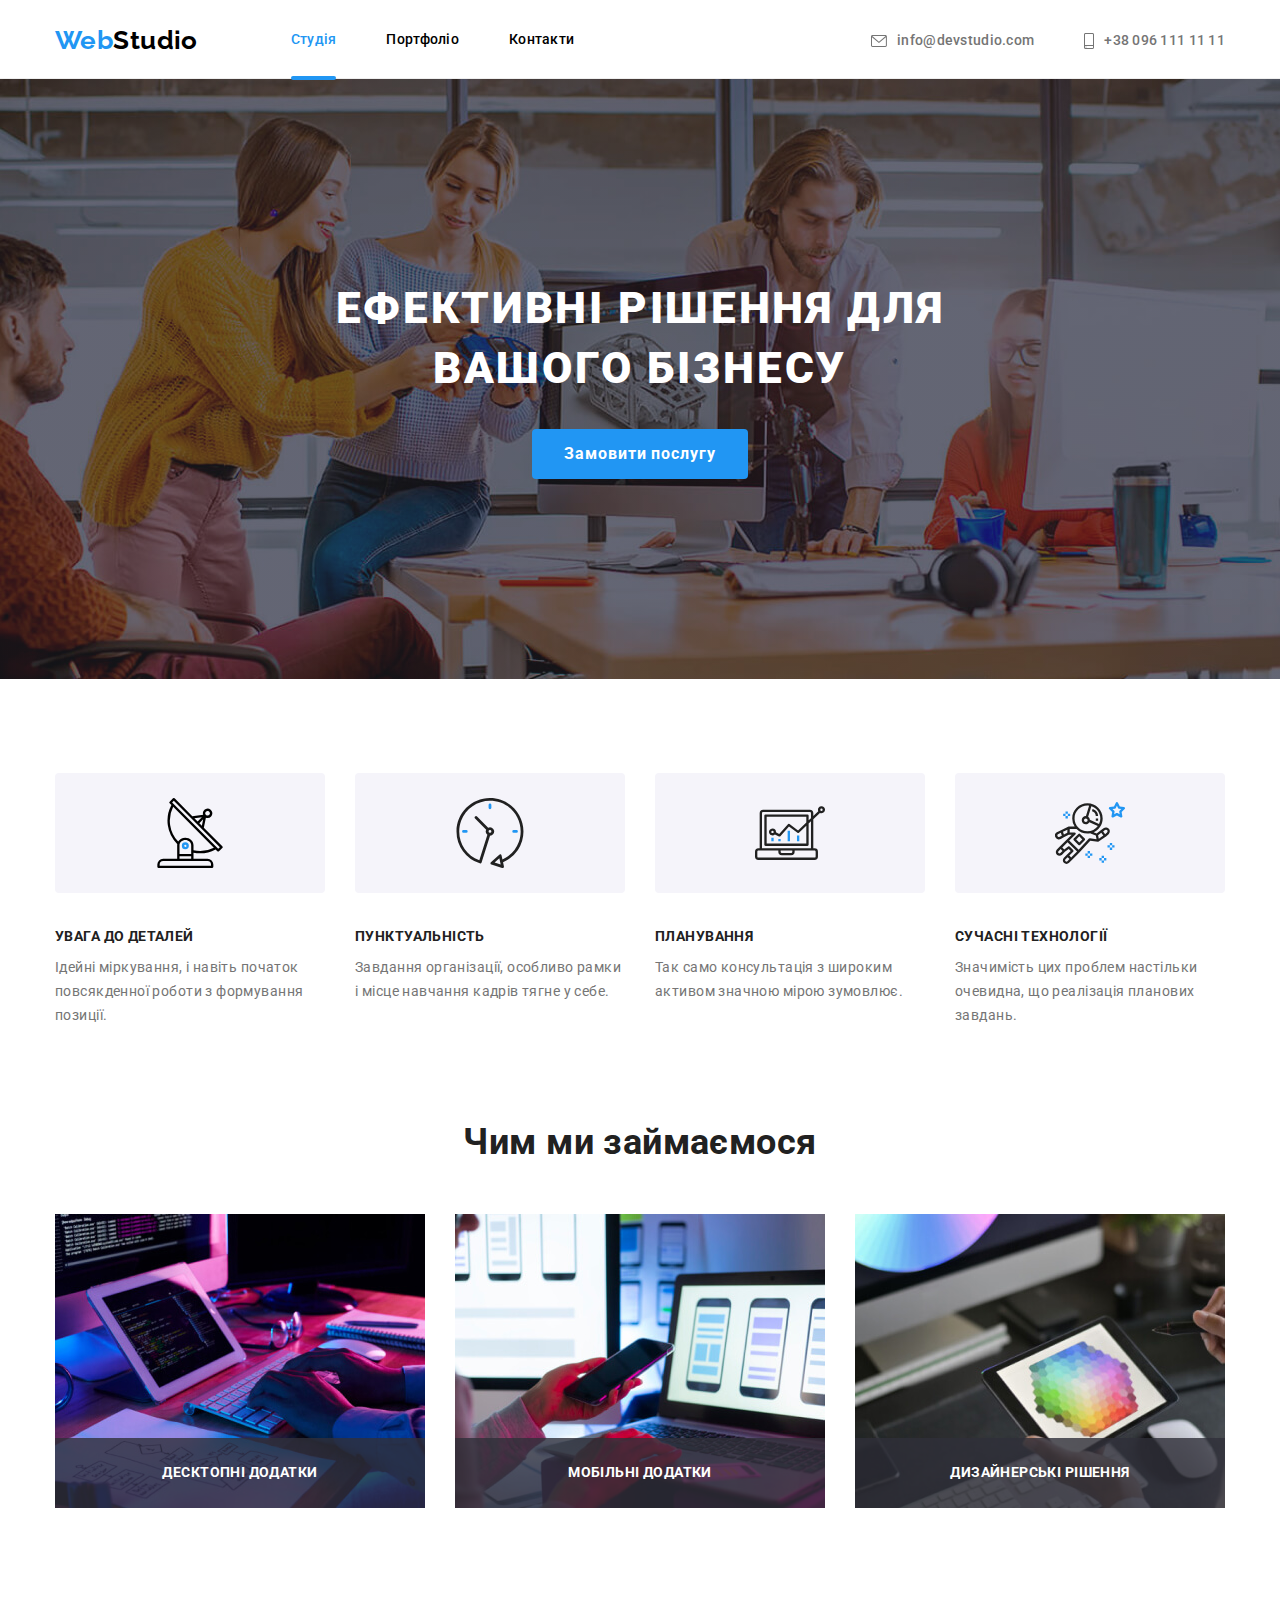
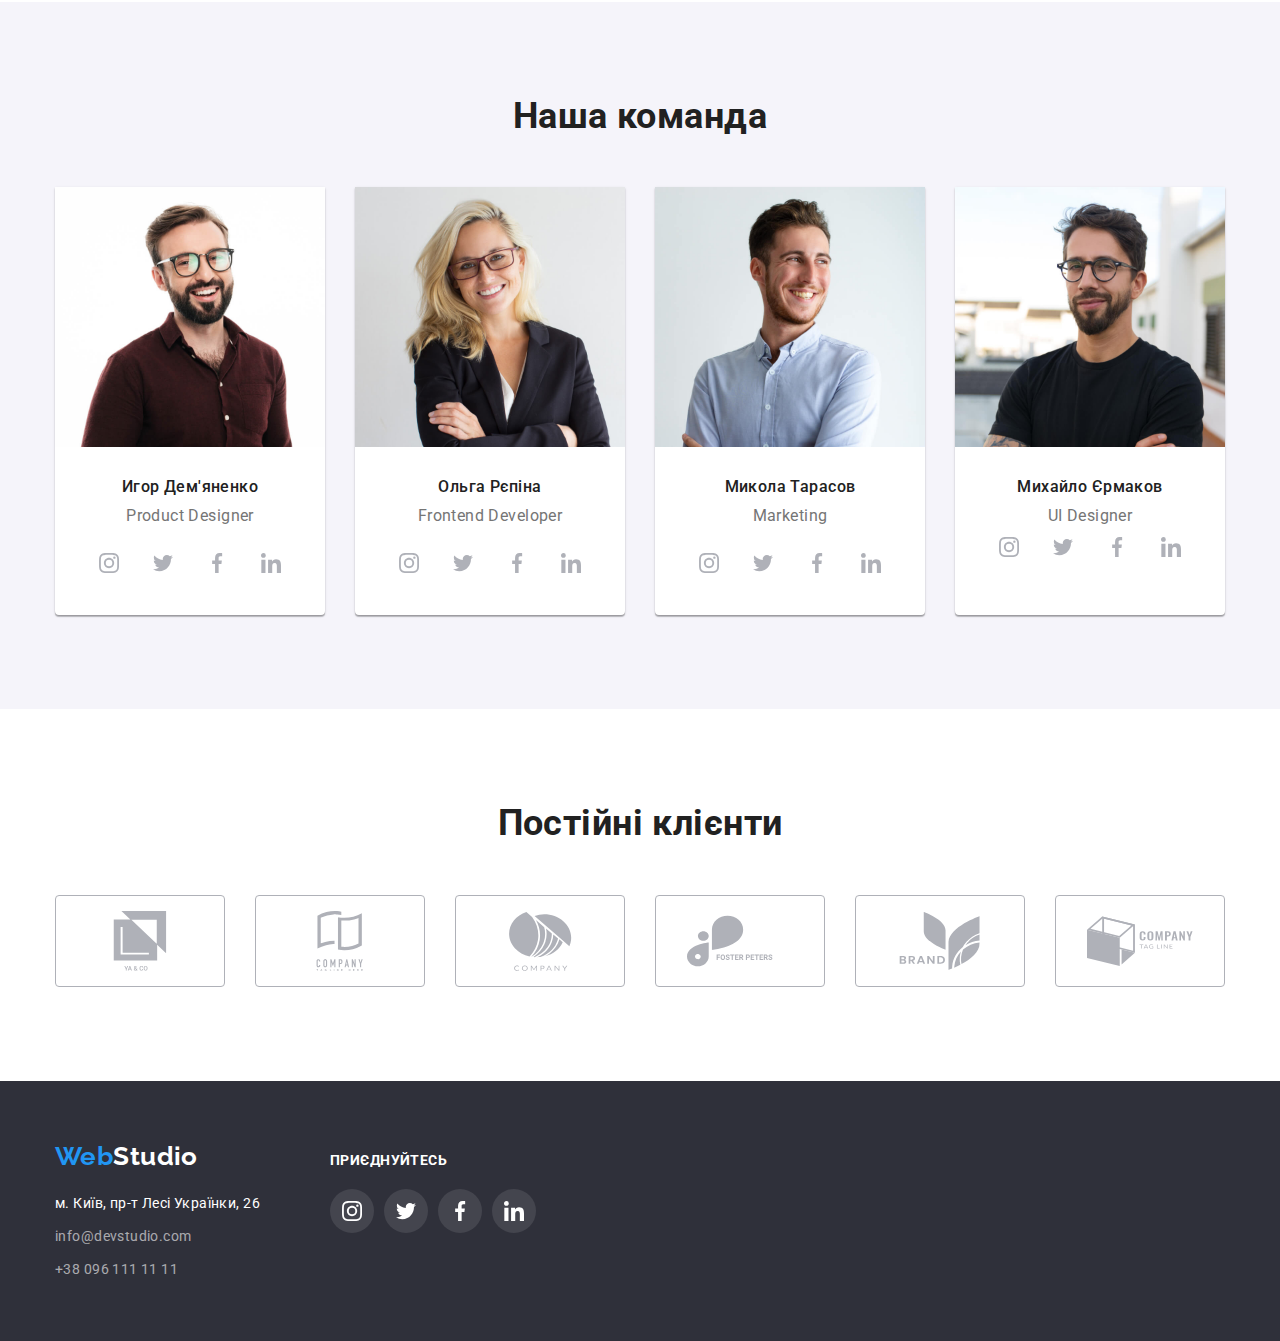
<file: index.html>
<!DOCTYPE html>
<html lang="uk">
  <head>
    <meta charset="UTF-8" />
    <meta http-equiv="X-UA-Compatible" content="IE=edge" />
    <meta name="viewport" content="width=device-width, initial-scale=1.0" />
    <title lang="en">Web Studio</title>
    <link
      href="https://fonts.googleapis.com/css2?family=Raleway:wght@700&family=Roboto:wght@400;500;700;900&display=swap"
      rel="stylesheet"
    />
    <link
      rel="stylesheet"
      href="https://cdnjs.cloudflare.com/ajax/libs/modern-normalize/1.1.0/modern-normalize.min.css"
    />
    <link rel="stylesheet" href="./css/styles.css" />
  </head>
  <body>
    <!--HEADER-->
    <header class="header-section">
      <div class="header container">
        <!--LOGO-->
        <a href="./index.html" lang="en" class="logo link"><span class="accent">Web</span>Studio</a>
        <!--NAVIGATION-->
        <nav class="nav">
          <ul class="nav-list list">
            <li class="nav-item">
              <a href="./index.html" class="nav-link current link">Студія</a>
            </li>
            <li class="nav-item">
              <a href="./portfolio.html" class="nav-link link">Портфоліо</a>
            </li>
            <li class="nav-item">
              <a href="#" class="nav-link link">Контакти</a>
            </li>
          </ul>
        </nav>
        <ul class="contacts list">
          <li class="contact-item">
            <a href="mailto:info@devstudio.com" class="contact-link link"
              ><svg class="icon-envelope" width="16" height="12">
                <use href="./images/icons.svg#icon-envelope"></use></svg
              >info@devstudio.com</a
            >
          </li>
          <li class="contact-item">
            <a href="tel:+380961111111" class="contact-link link"
              ><svg class="icon-smartphone" width="10" height="16">
                <use href="./images/icons.svg#icon-smartphone"></use></svg
              >+38 096 111 11 11</a
            >
          </li>
        </ul>
      </div>
    </header>
    <main>
      <!--HERO-->
      <section class="hero-section section overlay">
        <div class="container">
          <h1 class="hero-title">Ефективні рішення для вашого бізнесу</h1>
          <button type="button" class="button" data-modal-open>Замовити послугу</button> </div>
      </section>
      <!--FEATURES-->
      <section class="feature section">
        <div class="container">
          <h2 class="visually-hidden">Наши особенности</h2>
          <ul class="feature-list list">
            <li class="feature-item">
              <svg class="feature-icon" width="270" height="120">
                <use href="./images/icons.svg#icon-antenna"></use>
              </svg>
              <h3 class="feature-title">УВАГА ДО ДЕТАЛЕЙ</h3>
              <p class="feature-text">
                Ідейні міркування, і навіть початок повсякденної роботи з формування позиції.
              </p>
            </li>
            <li class="feature-item">
              <svg class="feature-icon" width="270" height="120">
                <use href="./images/icons.svg#icon-clock"></use>
              </svg>
              <h3 class="feature-title">ПУНКТУАЛЬНІСТЬ</h3>
              <p class="feature-text">
                Завдання організації, особливо рамки і місце навчання кадрів тягне у себе.
              </p>
            </li>
            <li class="feature-item">
              <svg class="feature-icon" width="270" height="120">
                <use href="./images/icons.svg#icon-diagram"></use>
              </svg>
              <h3 class="feature-title">ПЛАНУВАННЯ</h3>
              <p class="feature-text">
                Так само консультація з широким активом значною мірою зумовлює.
              </p>
            </li>
            <li class="feature-item">
              <svg class="feature-icon" width="270" height="120">
                <use href="./images/icons.svg#icon-astronaut"></use>
              </svg>
              <h3 class="feature-title">СУЧАСНІ ТЕХНОЛОГІЇ</h3>
              <p class="feature-text">
                Значимість цих проблем настільки очевидна, що реалізація планових завдань.
              </p>
            </li>
          </ul>
        </div>
      </section>
      <!--OUR WORK-->
      <section class="work section">
        <div class="container">
          <h2 class="work-title">Чим ми займаємося</h2>
          <ul class="work-list list">
            <li class="work-item">
              <img src="./images/main-page/box1.jpg" alt="photo1" width="370" height="294" />
              <p class="work-overlay">Десктопні додатки</p>
            </li>
            <li class="work-item">
              <img src="./images/main-page/box2.jpg" alt="photo2" width="370" height="294" />
              <p class="work-overlay">Мобільні додатки</p>
            </li>
            <li class="work-item">
              <img src="./images/main-page/box3.jpg" alt="photo3" width="370" height="294" />
              <p class="work-overlay">Дизайнерські рішення</p>
            </li>
          </ul>
        </div>
      </section>
      <!--OUR DEVELOPERS-->
      <section class="team-section section">
        <div class="container">
          <h2 class="team-title">Наша команда</h2>
          <ul class="team-list list">
            <li class="team-item">
              <img
                class="team-img"
                src="./images/main-page/img1.jpg"
                alt="ProductDesigner"
                width="270"
                height="260"
              />
              <div class="team-item-card">
                <h3 class="team-item-title">Игор Дем'яненко</h3>
                <p lang="en" class="team-item-text">Product Designer</p>
                <ul class="team-list-icon list">
                  <li class="team-item-icon">
                    <a href="#" class="link team-icon-link"
                      ><svg class="team-icon" width="20" height="20">
                        <use href="./images/icons.svg#icon-instagram-1"></use></svg
                    ></a>
                  </li>
                  <li class="team-item-icon">
                    <a href="#" class="link team-icon-link"
                      ><svg class="team-icon" width="20" height="20">
                        <use href="./images/icons.svg#icon-twitter-1"></use></svg
                    ></a>
                  </li>
                  <li class="team-item-icon">
                    <a href="#" class="link team-icon-link"
                      ><svg class="team-icon" width="20" height="20">
                        <use href="./images/icons.svg#icon-facebook-1"></use></svg
                    ></a>
                  </li>
                  <li class="team-item-icon">
                    <a href="#" class="link team-icon-link"
                      ><svg class="team-icon" width="20" height="20">
                        <use href="./images/icons.svg#icon-linkedin-1"></use></svg
                    ></a>
                  </li>
                </ul>
              </div>
            </li>
            <li class="team-item">
              <img
                class="team-img"
                src="./images/main-page/img2.jpg"
                alt="FrontendDeveloper"
                width="270"
                height="260"
              />
              <div class="team-item-card">
                <h3 class="team-item-title">Ольга Рєпіна</h3>
                <p lang="en" class="team-item-text">Frontend Developer</p>
                <ul class="team-list-icon list">
                  <li class="team-item-icon">
                    <a href="#" class="link team-icon-link"
                      ><svg class="team-icon" width="20" height="20">
                        <use href="./images/icons.svg#icon-instagram-1"></use></svg
                    ></a>
                  </li>
                  <li class="team-item-icon">
                    <a href="#" class="link team-icon-link"
                      ><svg class="team-icon" width="20" height="20">
                        <use href="./images/icons.svg#icon-twitter-1"></use></svg
                    ></a>
                  </li>
                  <li class="team-item-icon">
                    <a href="#" class="link team-icon-link"
                      ><svg class="team-icon" width="20" height="20">
                        <use href="./images/icons.svg#icon-facebook-1"></use></svg
                    ></a>
                  </li>
                  <li class="team-item-icon">
                    <a href="#" class="link team-icon-link"
                      ><svg class="team-icon" width="20" height="20">
                        <use href="./images/icons.svg#icon-linkedin-1"></use></svg
                    ></a>
                  </li>
                </ul>
              </div>
            </li>
            <li class="team-item">
              <img
                class="team-img"
                src="./images/main-page/img3.jpg"
                alt="Marketing"
                width="270"
                height="260"
              />
              <div class="team-item-card">
                <h3 class="team-item-title">Микола Тарасов</h3>
                <p lang="en" class="team-item-text">Marketing</p>
                <ul class="team-list-icon list">
                  <li class="team-item-icon">
                    <a href="#" class="link team-icon-link"
                      ><svg class="team-icon" width="20" height="20">
                        <use href="./images/icons.svg#icon-instagram-1"></use></svg
                    ></a>
                  </li>
                  <li class="team-item-icon">
                    <a href="#" class="link team-icon-link"
                      ><svg class="team-icon" width="20" height="20">
                        <use href="./images/icons.svg#icon-twitter-1"></use></svg
                    ></a>
                  </li>
                  <li class="team-item-icon">
                    <a href="#" class="link team-icon-link"
                      ><svg class="team-icon" width="20" height="20">
                        <use href="./images/icons.svg#icon-facebook-1"></use></svg
                    ></a>
                  </li>
                  <li class="team-item-icon">
                    <a href="#" class="link team-icon-link"
                      ><svg class="team-icon" width="20" height="20">
                        <use href="./images/icons.svg#icon-linkedin-1"></use></svg
                    ></a>
                  </li>
                </ul>
              </div>
            </li>
            <li class="team-item">
              <img
                class="team-img"
                src="./images/main-page/img4.jpg"
                alt="UIDesigner"
                width="270"
                height="260"
              />
              <div class="team-item-card">
                <h3 class="team-item-title">Михайло Єрмаков</h3>
                <p lang="en" class="team-item-text-last">UI Designer</p>
                <ul class="team-list-icon list">
                  <li class="team-item-icon">
                    <a href="#" class="link team-icon-link"
                      ><svg class="team-icon" width="20" height="20">
                        <use href="./images/icons.svg#icon-instagram-1"></use></svg
                    ></a>
                  </li>
                  <li class="team-item-icon">
                    <a href="#" class="link team-icon-link"
                      ><svg class="team-icon" width="20" height="20">
                        <use href="./images/icons.svg#icon-twitter-1"></use></svg
                    ></a>
                  </li>
                  <li class="team-item-icon">
                    <a href="#" class="link team-icon-link"
                      ><svg class="team-icon" width="20" height="20">
                        <use href="./images/icons.svg#icon-facebook-1"></use></svg
                    ></a>
                  </li>
                  <li class="team-item-icon">
                    <a href="#" class="link team-icon-link"
                      ><svg class="team-icon" width="20" height="20">
                        <use href="./images/icons.svg#icon-linkedin-1"></use></svg
                    ></a>
                  </li>
                </ul>
              </div>
            </li>
          </ul>
        </div>
      </section>
      <!-- CLIENTS -->
      <section class="clients-section section">
        <div class="container">
          <h2 class="clients-title">Постійні клієнти</h2>
          <ul class="list clients-list">
            <li class="clients-item">
              <a class="link clients-link" href="#"
                ><svg class="clients-icon" width="106" height="60">
                  <use href="./images/icons.svg#icon-group-3"></use></svg
              ></a>
            </li>
            <li class="clients-item">
              <a class="link clients-link" href="#"
                ><svg class="clients-icon" width="106" height="60">
                  <use href="./images/icons.svg#icon-group-2"></use></svg
              ></a>
            </li>
            <li class="clients-item">
              <a class="link clients-link" href="#"
                ><svg class="clients-icon" width="106" height="60">
                  <use href="./images/icons.svg#icon-group-1"></use></svg
              ></a>
            </li>
            <li class="clients-item">
              <a class="link clients-link" href="#"
                ><svg class="clients-icon" width="106" height="60">
                  <use href="./images/icons.svg#icon-group"></use></svg
              ></a>
            </li>
            <li class="clients-item">
              <a class="link clients-link" href="#"
                ><svg class="clients-icon" width="106" height="60">
                  <use href="./images/icons.svg#icon-group-4"></use></svg
              ></a>
            </li>
            <li class="clients-item">
              <a class="link clients-link" href="#"
                ><svg class="clients-icon" width="106" height="60">
                  <use href="./images/icons.svg#icon-group-5"></use></svg
              ></a>
            </li>
          </ul>
        </div>
      </section>
    </main>
    <!--FOOTER-->
    <footer class="footer-section">
      <div class="container footer-container">
        <div class="first-footer-container">
          <a href="./index.html" lang="en" class="logo link"
            ><span class="accent">Web</span><span class="footer-color">Studio</span></a
          >
          <!--ADDRESS-->
          <address class="address">
            <ul class="address-list list">
              <li class="address-item">
                <a
                  href="https://goo.gl/maps/Xdcnn7T9y9h7uvsR8"
                  target="_blank"
                  rel="noopener nofollow"
                  class="address-text link"
                >
                  м. Київ, пр-т Лесі Українки, 26
                </a>
              </li>
              <li class="address-item">
                <a href="mailto:info@devstudio.com" class="footer-contact link"
                  >info@devstudio.com</a
                >
              </li>
              <li class="address-item">
                <a href="tel:+380961111111" class="footer-contact link">+38 096 111 11 11</a>
              </li>
            </ul>
          </address>
        </div>
        <div class="second-footer-container">
          <h2 class="footer-title">приєднуйтесь</h2>
          <ul class="footer-list-icon list">
            <li class="footer-item-icon">
              <a href="#" class="link footer-icon-link"
                ><svg class="footer-icon" width="20" height="20">
                  <use href="./images/icons.svg#icon-instagram-1"></use></svg
              ></a>
            </li>
            <li class="footer-item-icon">
              <a href="#" class="link footer-icon-link"
                ><svg class="footer-icon" width="20" height="20">
                  <use href="./images/icons.svg#icon-twitter-1"></use></svg
              ></a>
            </li>
            <li class="footer-item-icon">
              <a href="#" class="link footer-icon-link"
                ><svg class="footer-icon" width="20" height="20">
                  <use href="./images/icons.svg#icon-facebook-1"></use></svg
              ></a>
            </li>
            <li class="footer-item-icon">
              <a href="#" class="link footer-icon-link"
                ><svg class="footer-icon" width="20" height="20">
                  <use href="./images/icons.svg#icon-linkedin-1"></use></svg
              ></a>
            </li>
          </ul>
        </div>
      </div>
    </footer>
    <!-- MODAL -->
     <div class="backdrop is-hidden" data-modal>
          <div class="modal" >
            <button type="button" class="modal-button" data-modal-close><svg class="modal-button-icon" width="11" height="11">
              <use href="./images/icons.svg#icon-vector"></use>
              </svg>
            </button>
          </div>
     </div>
    <script src="./js/modal.js"></script>
  </body>
</html>
</file>
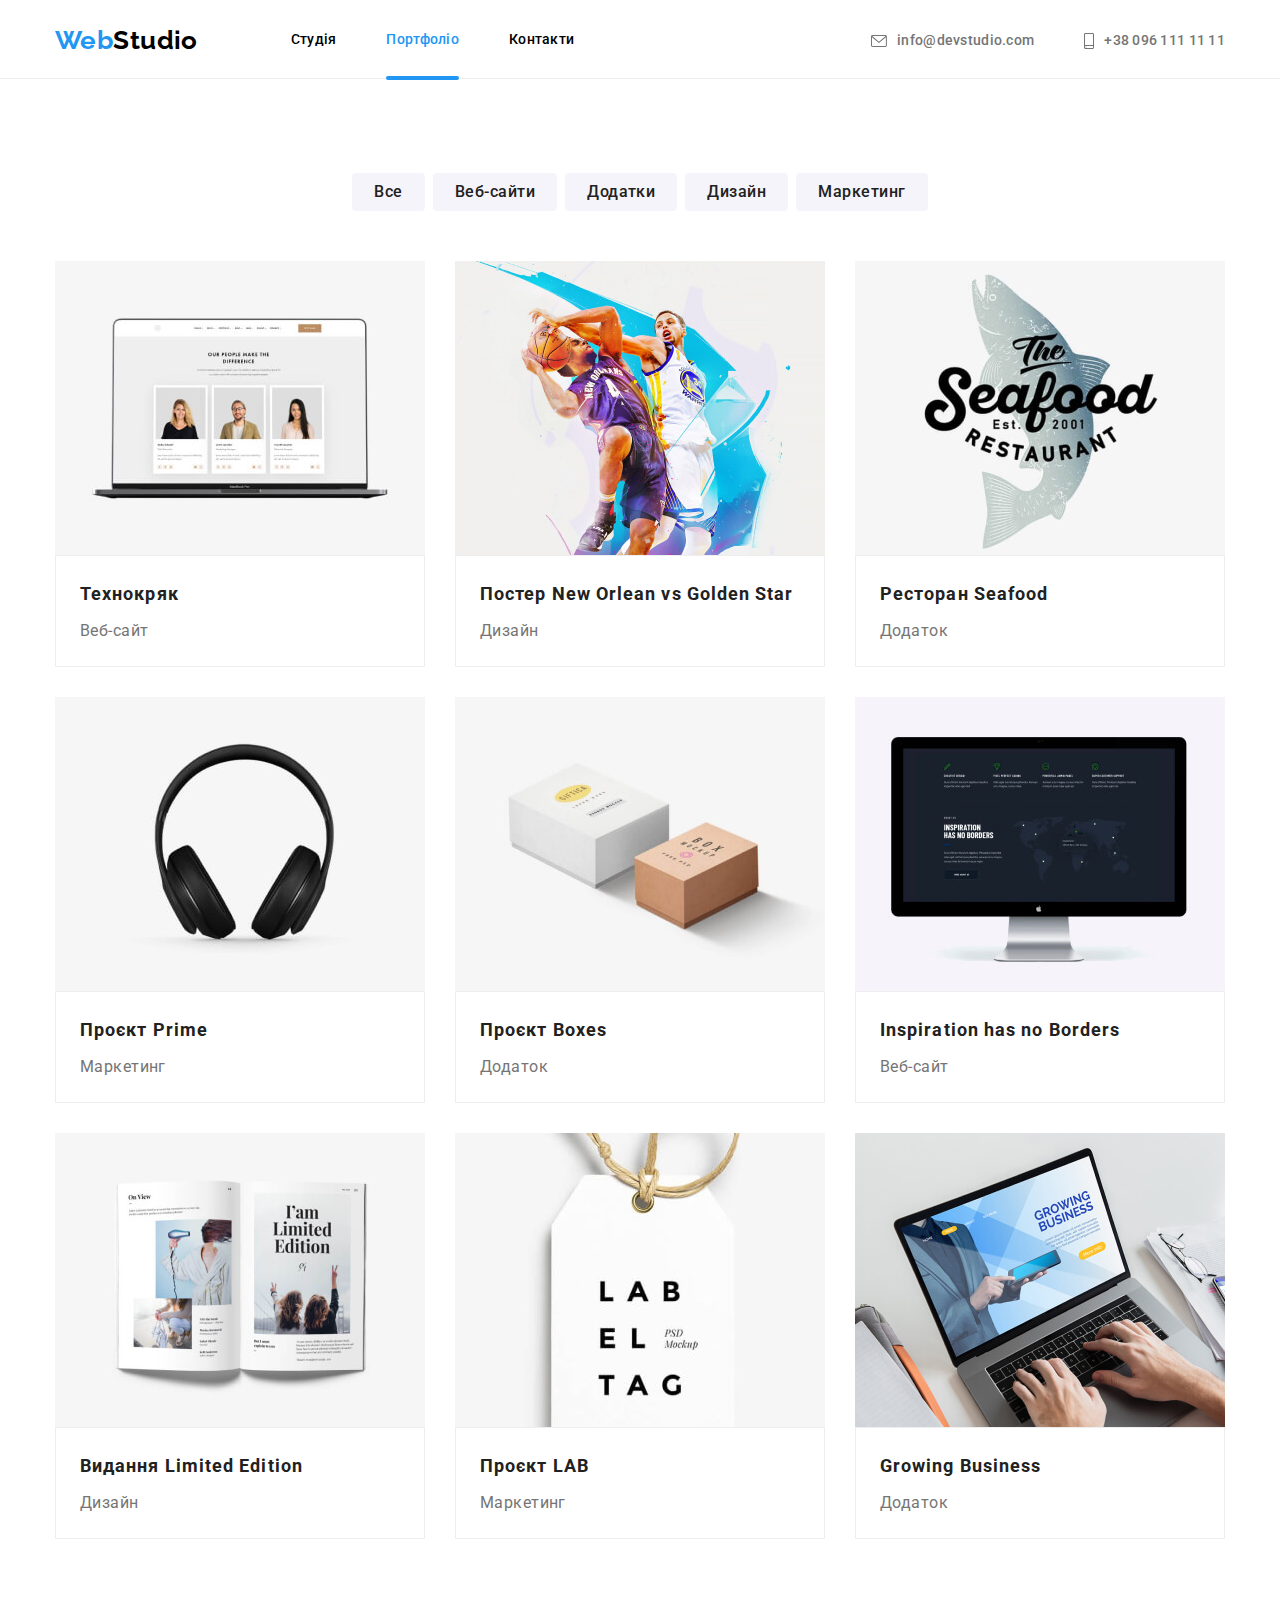
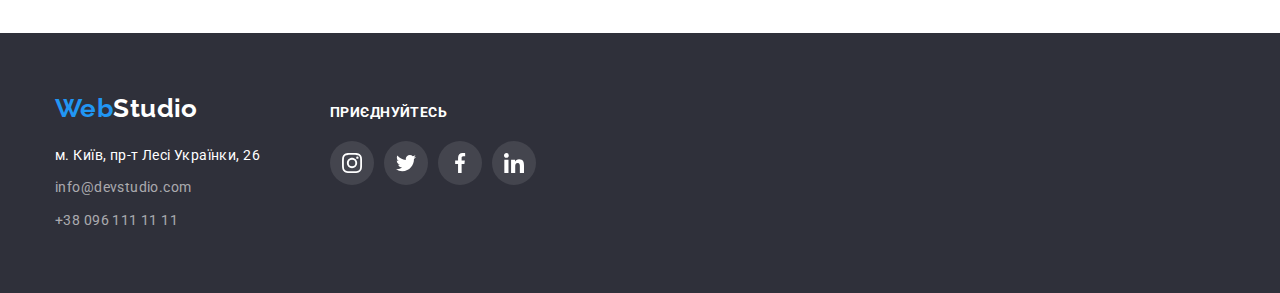
<file: portfolio.html>
<!DOCTYPE html>
<html lang="ru">
  <head>
    <meta charset="UTF-8" />
    <meta http-equiv="X-UA-Compatible" content="IE=edge" />
    <meta name="viewport" content="width=device-width, initial-scale=1.0" />
    <title lang="en">Portfolio</title>
    <link
      href="https://fonts.googleapis.com/css2?family=Raleway:wght@700&family=Roboto:wght@400;500;700;900&display=swap"
      rel="stylesheet"
    />
    <link
      rel="stylesheet"
      href="https://cdnjs.cloudflare.com/ajax/libs/modern-normalize/1.1.0/modern-normalize.min.css"
    />
    <link rel="stylesheet" href="./css/styles.css" />
  </head>
  <body>
    <header class="header-section">
      <div class="header container">
        <!--LOGO-->
        <a href="./index.html" lang="en" class="logo link"><span class="accent">Web</span>Studio</a>
        <!--NAVIGATION-->
        <nav class="nav">
          <ul class="nav-list list">
            <li class="nav-item">
              <a href="./index.html" class="nav-link link">Студія</a>
            </li>
            <li class="nav-item">
              <a href="./portfolio.html" class="nav-link current link">Портфоліо</a>
            </li>
            <li class="nav-item">
              <a href="#" class="nav-link link">Контакти</a>
            </li>
          </ul>
        </nav>
        <ul class="contacts list">
          <li class="contact-item">
            <a href="mailto:info@devstudio.com" class="contact-link link"
              ><svg class="icon-envelope" width="16" height="12">
                <use href="./images/icons.svg#icon-envelope"></use></svg
              >info@devstudio.com</a
            >
          </li>
          <li class="contact-item">
            <a href="tel:+380961111111" class="contact-link link"
              ><svg class="icon-smartphone" width="10" height="16">
                <use href="./images/icons.svg#icon-smartphone"></use></svg
              >+38 096 111 11 11</a
            >
          </li>
        </ul>
      </div>
    </header>
    <main>
      <section class="portfolio-section section">
        <div class="container">
          <!--скрытый заголовок-->
          <h1 class="visually-hidden">Портфолио</h1>
          <ul class="filter list">
            <li class="filter-item">
              <button type="button" class="filter-button">Все</button>
            </li>
            <li class="filter-item">
              <button type="button" class="filter-button">Веб-сайти</button>
            </li>
            <li class="filter-item">
              <button type="button" class="filter-button">Додатки</button>
            </li>
            <li class="filter-item">
              <button type="button" class="filter-button">Дизайн</button>
            </li>
            <li>
              <button type="button" class="filter-button">Маркетинг</button>
            </li>
          </ul>
          <ul class="list project">
            <li class="project-item">
              <a href="#" class="link project-link">
                <div class="project-underlay">
                <img
                  class="project-img"
                  src="./images/portfolio/techno1.jpg"
                  alt="Технокряк"
                  width="370"
                  height="294"
                />
            <p class="project-overlay">Ресурс пропонує комплексні пропозиції з різним рівнем функціоналу та сервісів. Все це дозволить відвідувачу отримати вичерпні відомості про компанію чи приватну особу.</p>
                </div>
                
                <div class="project-card">
                  <h2 class="project-title">Технокряк</h2>
                  <p class="project-text">Веб-сайт</p>
                </div>
              </a>
            </li>
            <li class="project-item">
              <a href="#" class="link project-link">
                <div class="project-underlay">
                <img
                  class="project-img"
                  src="./images/portfolio/basket2.jpg"
                  alt="Постер"
                  width="370"
                  height="294"
                />
                <p class="project-overlay">Ресурс пропонує комплексні пропозиції з різним рівнем функціоналу та сервісів. Все це дозволить відвідувачу отримати вичерпні відомості про компанію чи приватну особу.</p>
                </div>
                <div class="project-card">
                  <h2 class="project-title">Постер New Orlean vs Golden Star</h2>
                  <p class="project-text">Дизайн</p>
                </div>
              </a>
            </li>
            <li class="project-item">
              <a href="#" class="link project-link">
                <div class="project-underlay">
                <img
                  class="project-img"
                  src="./images/portfolio/seafood3.jpg"
                  alt="Ресторан"
                  width="370"
                  height="294"
                />
                <p class="project-overlay">Ресурс пропонує комплексні пропозиції з різним рівнем функціоналу та сервісів. Все це дозволить відвідувачу отримати вичерпні відомості про компанію чи приватну особу.</p>
                </div>
                <div class="project-card">
                  <h2 class="project-title">Ресторан Seafood</h2>
                  <p class="project-text">Додаток</p>
                </div>
              </a>
            </li>
            <li class="project-item">
              <a href="#" class="link project-link">
                <div class="project-underlay">
                <img
                  class="project-img"
                  src="./images/portfolio/prime4.jpg"
                  alt="Проект Prime"
                  width="370"
                  height="294"
                />
                <p class="project-overlay">Ресурс пропонує комплексні пропозиції з різним рівнем функціоналу та сервісів. Все це дозволить відвідувачу отримати вичерпні відомості про компанію чи приватну особу.</p>
                </div>
                <div class="project-card">
                  <h2 class="project-title">Проєкт Prime</h2>
                  <p class="project-text">Маркетинг</p>
                </div>
              </a>
            </li>
            <li class="project-item">
              <a href="#" class="link project-link">
                <div class="project-underlay">
                <img
                  class="project-img"
                  src="./images/portfolio/boxes5.jpg"
                  alt="Проект Boxes"
                  width="370"
                  height="294"
                />
                <p class="project-overlay">Ресурс пропонує комплексні пропозиції з різним рівнем функціоналу та сервісів. Все це дозволить відвідувачу отримати вичерпні відомості про компанію чи приватну особу.</p>
                </div>
                <div class="project-card">
                  <h2 class="project-title">Проєкт Boxes</h2>
                  <p class="project-text">Додаток</p>
                </div>
              </a>
            </li>
            <li class="project-item">
              <a href="#" class="link project-link">
                <div class="project-underlay">
                <img
                  class="project-img"
                  src="./images/portfolio/comp6.jpg"
                  alt="Веб-сайт"
                  width="370"
                  height="294"
                />
                <p class="project-overlay">Ресурс пропонує комплексні пропозиції з різним рівнем функціоналу та сервісів. Все це дозволить відвідувачу отримати вичерпні відомості про компанію чи приватну особу.</p>
                </div>
                <div class="project-card">
                  <h2 class="project-title">Inspiration has no Borders</h2>
                  <p class="project-text">Веб-сайт</p>
                </div>
              </a>
            </li>
            <li class="project-item">
              <a href="#" class="link project-link">
                <div class="project-underlay">
                <img
                  class="project-img"
                  src="./images/portfolio/edition7.jpg"
                  alt="Издание"
                  width="370"
                  height="294"
                />
                <p class="project-overlay">Ресурс пропонує комплексні пропозиції з різним рівнем функціоналу та сервісів. Все це дозволить відвідувачу отримати вичерпні відомості про компанію чи приватну особу.</p>
                </div>
                <div class="project-card">
                  <h2 class="project-title">Видання Limited Edition</h2>
                  <p class="project-text">Дизайн</p>
                </div>
              </a>
            </li>
            <li class="project-item">
              <a href="#" class="link project-link">
                <div class="project-underlay">
                <img
                  class="project-img"
                  src="./images/portfolio/lab8.jpg"
                  alt="Проект LAB"
                  width="370"
                  height="294"
                />
                <p class="project-overlay">Ресурс пропонує комплексні пропозиції з різним рівнем функціоналу та сервісів. Все це дозволить відвідувачу отримати вичерпні відомості про компанію чи приватну особу.</p>
                </div>
                <div class="project-card">
                  <h2 class="project-title">Проєкт LAB</h2>
                  <p class="project-text">Маркетинг</p>
                </div>
              </a>
            </li>
            <li class="project-item">
              <a href="#" class="link project-link">
                <div class="project-underlay">
                <img
                  class="project-img"
                  src="./images/portfolio/laptop9.jpg"
                  alt="Бизнес"
                  width="370"
                  height="294"
                />
                <p class="project-overlay">Ресурс пропонує комплексні пропозиції з різним рівнем функціоналу та сервісів. Все це дозволить відвідувачу отримати вичерпні відомості про компанію чи приватну особу.</p>
                </div>
                <div class="project-card">
                  <h2 class="project-title">Growing Business</h2>
                  <p class="project-text">Додаток</p>
                </div>
              </a>
            </li>
          </ul>
        </div>
      </section>
    </main>
    <footer class="footer-section">
      <div class="container footer-container">
        <div class="first-footer-container">
          <a href="./index.html" lang="en" class="logo link"
            ><span class="accent">Web</span><span class="footer-color">Studio</span></a
          >
          <!--ADDRESS-->
          <address class="address">
            <ul class="address-list list">
              <li class="address-item">
                <a
                  href="https://goo.gl/maps/Xdcnn7T9y9h7uvsR8"
                  target="_blank"
                  rel="noopener nofollow"
                  class="address-text link"
                >
                  м. Київ, пр-т Лесі Українки, 26
                </a>
              </li>
              <li class="address-item">
                <a href="mailto:info@devstudio.com" class="footer-contact link"
                  >info@devstudio.com</a
                >
              </li>
              <li class="address-item">
                <a href="tel:+380961111111" class="footer-contact link">+38 096 111 11 11</a>
              </li>
            </ul>
          </address>
        </div>
        <div class="second-footer-container">
          <h2 class="footer-title">приєднуйтесь</h2>
          <ul class="footer-list-icon list">
            <li class="footer-item-icon">
              <a href="#" class="link footer-icon-link"
                ><svg class="footer-icon" width="20" height="20">
                  <use href="./images/icons.svg#icon-instagram-1"></use></svg
              ></a>
            </li>
            <li class="footer-item-icon">
              <a href="#" class="link footer-icon-link"
                ><svg class="footer-icon" width="20" height="20">
                  <use href="./images/icons.svg#icon-twitter-1"></use></svg
              ></a>
            </li>
            <li class="footer-item-icon">
              <a href="#" class="link footer-icon-link"
                ><svg class="footer-icon" width="20" height="20">
                  <use href="./images/icons.svg#icon-facebook-1"></use></svg
              ></a>
            </li>
            <li class="footer-item-icon">
              <a href="#" class="link footer-icon-link"
                ><svg class="footer-icon" width="20" height="20">
                  <use href="./images/icons.svg#icon-linkedin-1"></use></svg
              ></a>
            </li>
          </ul>
        </div>
      </div>
    </footer>
    <script></script>
  </body>
</html>
</file>
<file: css/styles.css>
:root {
  --primary-text-color: #757575;
  --title-text-color: #212121;
  --accent-text-color: #2196f3;
  --primary-white-color: #ffffff;
  --bg-accent-color: #2f303a;
  --border-color: #eeeeee;
  --black-color: #000000;
  --background-section-color: #f5f4fa;
  --footer-contacts-color: rgba(255, 255, 255, 0.6);
  --border-second-color: #e5e5e5;
  --icons-color: #afb1b8;
  --transition-dur-cub:250ms cubic-bezier(0.4, 0, 0.2, 1)
}
body {
  color: var(--primary-text-color);
  background-color: var(--primary-white-color);

  font-family: Roboto, sans-serif;
  letter-spacing: 0.03em;
  font-size: 14px;
}
/* COMPONENTS */
.list {
  margin: 0;
  padding-left: 0;
  list-style: none;
}
.link {
  text-decoration: none;
}
h1,
h2,
h3,
p {
  margin: 0;
}
img {
  display: block;
  max-width: 100%;
  height: auto;
}
.section {
  padding-top: 94px;
  padding-bottom: 94px;
  padding-right: 0;
  padding-left: 0;
}
.visually-hidden {
  position: absolute;
  width: 1px;
  height: 1px;
  margin: -1px;
  border: 0;
  padding: 0;

  white-space: nowrap;
  clip-path: inset(100%);
  clip: rect(0 0 0 0);
  overflow: hidden;
}
.container {
  width: 1200px;
  margin: 0 auto;
  padding-left: 15px;
  padding-right: 15px;
  padding-bottom: 0;
  padding-top: 0;
}
.logo {
  color: var(--black-color);

  font-family: Raleway, sans-serif;
  font-weight: 700;
  font-size: 26px;
  line-height: 1.17;
}
.accent {
  color: var(--accent-text-color);
}
/* HEADER */
.header-section {
  height:79px;
  border-bottom: 1px solid var(--border-color);
}
.header.container {
  display: flex;
  align-items: center;
}
/* NAVIGATION */
.nav {
  margin-left: 93px;
}
.nav-list {
  display: flex;
}
.nav-item:not(:last-child) {
  margin-right: 50px;
}
.nav-link {
  position: relative;
  display: block;
  padding: 32px 0;
  color: var(--black-color);

  font-weight: 500;
  font-size: 14px;
  line-height: 1.14;
  letter-spacing: 0.02em;
  transition: color var(--transition-dur-cub);
}
.nav-link:hover,
.nav-link:focus {
  color: var(--accent-text-color);
}
.nav-link.current {
  color: var(--accent-text-color);
}
.nav-link.current::after{
  content:'';

  position: absolute;
  display: block;
  bottom: 0;
  left:0;

  width: 100%;
  height: 4px;
  border-radius:2px;

  background-color: var(--accent-text-color);
}

/* CONTACTS */
.contacts {
  display: flex;
  margin-left: auto;
}
.contact-link {
  padding-top: 32px;
  padding-bottom: 32px;

  color: var(--primary-text-color);
  font-weight: 500;
  font-size: 14px;
  line-height: 1.43;
  letter-spacing: 0.02em;

  transition: color var(--transition-dur-cub);
}
.contact-link:hover,
.contact-link:focus {
  color: var(--accent-text-color);
}
.contact-item:not(:last-child) {
  margin-right: 50px;
}
.icon-smartphone {
  margin-right: 10px;
  vertical-align: middle;
  fill: currentColor;
}
.icon-envelope {
  margin-right: 10px;
  vertical-align: middle;
  fill: currentColor;
}
/* MAIN */
/* HERO */
.hero-section.section {
  padding: 200px 0;
  text-align: center;
}
.overlay {
  height: 600px;
  max-width: 1600px;
  margin-left: auto;
  margin-right: auto;
  background-image: linear-gradient(to right, rgba(47, 48, 58, 0.4), rgba(47, 48, 58, 0.4)),
    url(../images/main-page/bgimg.jpg);
  background-color: #2f303a;
  background-repeat: no-repeat;
  background-position: center;
  background-size: cover;
}
.hero-title {
  width: 696px;
  margin-bottom: 30px;
  margin-left: auto;
  margin-right: auto;
  color: var(--primary-white-color);

  font-weight: 900;
  font-size: 44px;
  line-height: 1.36;
  letter-spacing: 0.06em;
  text-transform: uppercase;
}
/* FEATURES */
.feature-icon {
  margin-bottom: 30px;
  padding-top: 25px;
  padding-bottom: 25px;
  padding-left: 100px;
  padding-right: 100px;
  border-radius: 4px;

  background-color: var(--background-section-color);
}
.feature-title {
  margin-bottom: 10px;

  color: var(--title-text-color);
  font-weight: 700;
  font-size: 14px;
  line-height: 1.43;
  text-transform: uppercase;
}
.feature-list {
  display: flex;
}
.feature-item {
  min-width: 270px;
}
.feature-item:not(:last-child) {
  margin-right: 30px;
}
.feature-text {
  line-height: 1.71;
}
/* OUR WORK */
/* OUR TEAM */
.work {
  padding-top: 0;
}
.work-title,
.team-title {
  text-align: center;
  margin-bottom: 50px;

  color: var(--title-text-color);
  font-weight: 700;
  font-size: 36px;
  line-height: 1.16;
}
.work-item{
  position: relative;
}
.work-overlay{
  position: absolute;
  bottom:0;
  left:0;

   display: flex;
  justify-content: center;
  align-items: center;

  width: 100%;
  height:70px;

  background-color: rgba(47, 48, 58, 0.8);

  font-weight: 700;
  font-size: 14px;
  line-height: 1.14;
  letter-spacing: 0.03em;
  text-transform: uppercase;
  color: var(--primary-white-color);
}
.work-list {
  display: flex;
  gap: 30px;
}
.team-section {
  background-color: var(--background-section-color);
}
.team-list {
  display: flex;
  gap: 30px;
}
.team-item {
  background-color: var(--primary-white-color);
  box-shadow: 0px 1px 3px rgb(0, 0, 0, 0.12), 0px 1px 1px rgb(0, 0, 0, 0.14),
    0px 2px 1px rgb(0, 0, 0, 0.2);
  border-radius: 0px 0px 4px 4px;
}
.team-item-card {
  padding-top: 30px;
  padding-bottom: 30px;
  padding-right: 0;
  padding-left: 0;
  text-align: center;
}
.team-item-title {
  margin-bottom: 10px;
  color: var(--title-text-color);
  font-weight: 500;
  font-size: 16px;
  line-height: 1.19;
}
.team-item-text {
  margin-bottom: 16px;
  font-size: 16px;
  line-height: 1.19;
}
.team-item-text-last {
  font-size: 16px;
  line-height: 1.19;
}
.team-list-icon {
  display: flex;
  justify-content: center;
}
.team-icon-link {
  display: flex;
  justify-content: center;
  align-items: center;
  border-radius: 50%;
  width: 44px;
  height: 44px;

  color: var(--icons-color);

  transition: color var(--transition-dur-cub),
    background-color var(--transition-dur-cub);
}
.team-icon-link:hover,
.team-icon-link:focus {
  background-color: var(--accent-text-color);
  color: var(--primary-white-color);
}
.team-icon {
  fill: currentColor;
}
/* .team-icon {
  margin: 12px;
} */
.team-item-icon:not(:last-child) {
  margin-right: 10px;
}
/* CLIENTS */
.clients-list {
  display: flex;
}
.clients-title {
  text-align: center;
  margin-bottom: 50px;

  color: var(--title-text-color);
  font-weight: 700;
  font-size: 36px;
  line-height: 1.16;
}
.clients-link {
  display: flex;
  width: 170px;
  height: 92px;
  justify-content: center;
  align-items: center;
  border: 1px solid var(--icons-color);
  border-radius: 4px;

  color: var(--icons-color);

  transition: color var(--transition-dur-cub),
    border-color var(--transition-dur-cub);
}
.clients-link:hover,
.clients-link:focus {
  color: var(--accent-text-color);
  border-color: var(--accent-text-color);
}
.clients-icon {
  fill: currentColor;
}
.clients-item:not(:last-child) {
  margin-right: 30px;
}
/* CLIENTS */
/* BUTTON HTML */
.button {
  display: inline-block;
  min-width: 200px;
  padding: 10px 32px;
  border-radius: 4px;

  color: var(--primary-white-color);
  background-color: var(--accent-text-color);

  border: none;
  font-family: inherit;
  font-weight: 700;
  font-size: 16px;
  line-height: 1.88;
  letter-spacing: 0.06em;
  cursor: pointer;

  transition: box-shadow var(--transition-dur-cub),
    background-color var(--transition-dur-cub);
}
.button:hover {
  background-color: #188ce8;
  box-shadow: 0px 4px 4px rgba(0, 0, 0, 0.15);
}

/* PORTFOLIO */

/* BUTTON PORTFOLIO */
.filter {
  display: flex;
  justify-content: center;
  margin-bottom: 50px;
}
.filter-button {
  padding: 6px 22px;
  border-radius: 4px;
  border: none;
  color: var(--title-text-color);
  background-color: var(--background-section-color);

  font-family: inherit;
  font-weight: 500;
  font-size: 16px;
  line-height: 1.62;
  letter-spacing: 0.03em;
  cursor: pointer;

  transition: color var(--transition-dur-cub),
    background-color var(--transition-dur-cub),
    box-shadow var(--transition-dur-cub);
}
.filter-button:hover,
.filter-button:focus {
  color: var(--primary-white-color);
  background-color: var(--accent-text-color);
  box-shadow: 0px 4px 4px rgba(0, 0, 0, 0.1);
}
.filter-item:not(:last-child) {
  margin-right: 8px;
}
.team {
  background-color: var(--background-section-color);
}
/* PORTFOLIO PROJECTS*/
.project {
  display: flex;
  flex-wrap: wrap;
  gap: 30px;
}
/* .project-item {
  width: 370px;
  margin-bottom: 30px;
  margin-right: 30px;
}
.project-item:nth-child(3n) {
  margin-right: 0;
}

.project-item:nth-last-child(-n + 3) {
  margin-bottom: 0;
} */
.project-card {
  padding: 20px 24px;
  border: 1px solid var(--border-color);
}
.project-link {
  display: block;

  transition: box-shadow var(--transition-dur-cub);
}
.project-link:hover,
.project-link:focus {
  box-shadow: 1px 4px 6px rgba(0, 0, 0, 0.16), 0 4px 4px rgba(0, 0, 0, 0.06),
    0 1px 1px rgba(0, 0, 0, 0.12);
}

.project-title {
  margin-bottom: 4px;
  color: var(--title-text-color);

  font-weight: 700;
  font-size: 18px;
  line-height: 2;
  letter-spacing: 0.06em;
}
.project-text {
  color: var(--primary-text-color);
  font-size: 16px;
  line-height: 1.88;
}
.project-underlay{
  position: relative;
  overflow-y: hidden;
}
.project-overlay{
  position:absolute;
  top:0;
  left:0;
  width: 100%;
  height: 100%;
  transform: translateY(100%);

  background-color: rgba(33, 150, 243, 0.9);
  transition: transform var(--transition-dur-cub);

  padding: 63px 24px;
  font-weight: 400;
  font-size: 18px;
  line-height: 1.56;
  letter-spacing: 0.03em;
  color: var(--primary-white-color);
}
.project-link:hover .project-overlay,
.project-link:focus .project-overlay{
  transform: translateY(0);
}

/* FOOTER COLORS */
.footer-section {
  background-color: var(--bg-accent-color);
  padding-top: 60px;
  padding-bottom: 60px;
}
.footer-color {
  color: var(--primary-white-color);
}
/* ADDRESS */
.address {
  margin-top: 20px;
}
.address-item:not(:last-child) {
  margin-bottom: 9px;
}
.address-text {
  color: var(--primary-white-color);
  font-style: normal;
  font-size: 14px;
  line-height: 1.71;

  transition: color var(--transition-dur-cub);
}
.address-text:hover,
.address-text:focus {
  color: var(--accent-text-color);
}
.footer-contact {
  color: var(--footer-contacts-color);
  font-style: normal;
  font-weight: 400;
  font-size: 14px;
  line-height: 1.71;

  transition: color var(--transition-dur-cub);
}
.footer-contact:hover,
.footer-contact:focus {
  color: var(--accent-text-color);
}
.footer-container {
  display: flex;
  align-items: baseline;
}
.second-footer-container {
  width: 206px;
  margin-left: 70px;
}
.footer-title {
  margin-bottom: 20px;

  font-weight: 700;
  font-size: 14px;
  line-height: 1.14;
  letter-spacing: 0.03em;
  text-transform: uppercase;
  color: var(--primary-white-color);
}
.footer-list-icon {
  display: flex;
  justify-content: center;
}
.footer-item-icon:not(:last-child) {
  margin-right: 10px;
}
.footer-icon-link {
  display: flex;
  justify-content: center;
  align-items: center;
  width: 44px;
  height: 44px;
  color: var(--primary-white-color);
  background-color: rgba(255, 255, 255, 0.1);
  border-radius: 50%;

  transition: background-color var(--transition-dur-cub);
}
.footer-icon-link:hover,
.footer-icon-link:focus {
  background-color: var(--accent-text-color);
}
.footer-icon {
  fill: currentColor;
}
/* MODAL */
.backdrop{
  position: fixed;
  left: 0;
  top:0;
  z-index: 10;
  width: 100%;
  height: 100%;
  opacity:1;

  background-color:rgba(0, 0, 0, 0.2);

  transition: opacity var(--transition-dur-cub), 
  visibility var(--transition-dur-cub);
}
.backdrop.is-hidden{
  opacity: 0;
  pointer-events: none;
  visibility:hidden;
}
.modal{
  position: absolute;
  top: 50%;
  left:50%;
  width: 528px;
  height: 581px;
  background-color: #ffffff;
  border-radius: 4px;
   transform: translate(-50%, -50%) scale(1);
   transition: transform var(--transition-dur-cub);
  box-shadow: 0px 2px 1px rgba(0, 0, 0, 0.2), 0 1px 1px rgba(0, 0, 0, 0.14),
    0 1px 3px rgba(0, 0, 0, 0.12);
}
.backdrop.is-hidden .modal{
  transform: translate(-50%, -50%) scale(0.9);
}
.modal-button{
  position: absolute;
  top: 8px;
  right:8px;

  display: flex;
  justify-content: center;
  align-items: center;

  width: 30px;
  height:30px;
  padding: 0;
  cursor: pointer;
  background-color: transparent;
  border: 1px solid rgba(0, 0, 0, 0.1);
  border-radius: 50%;
}
</file>
